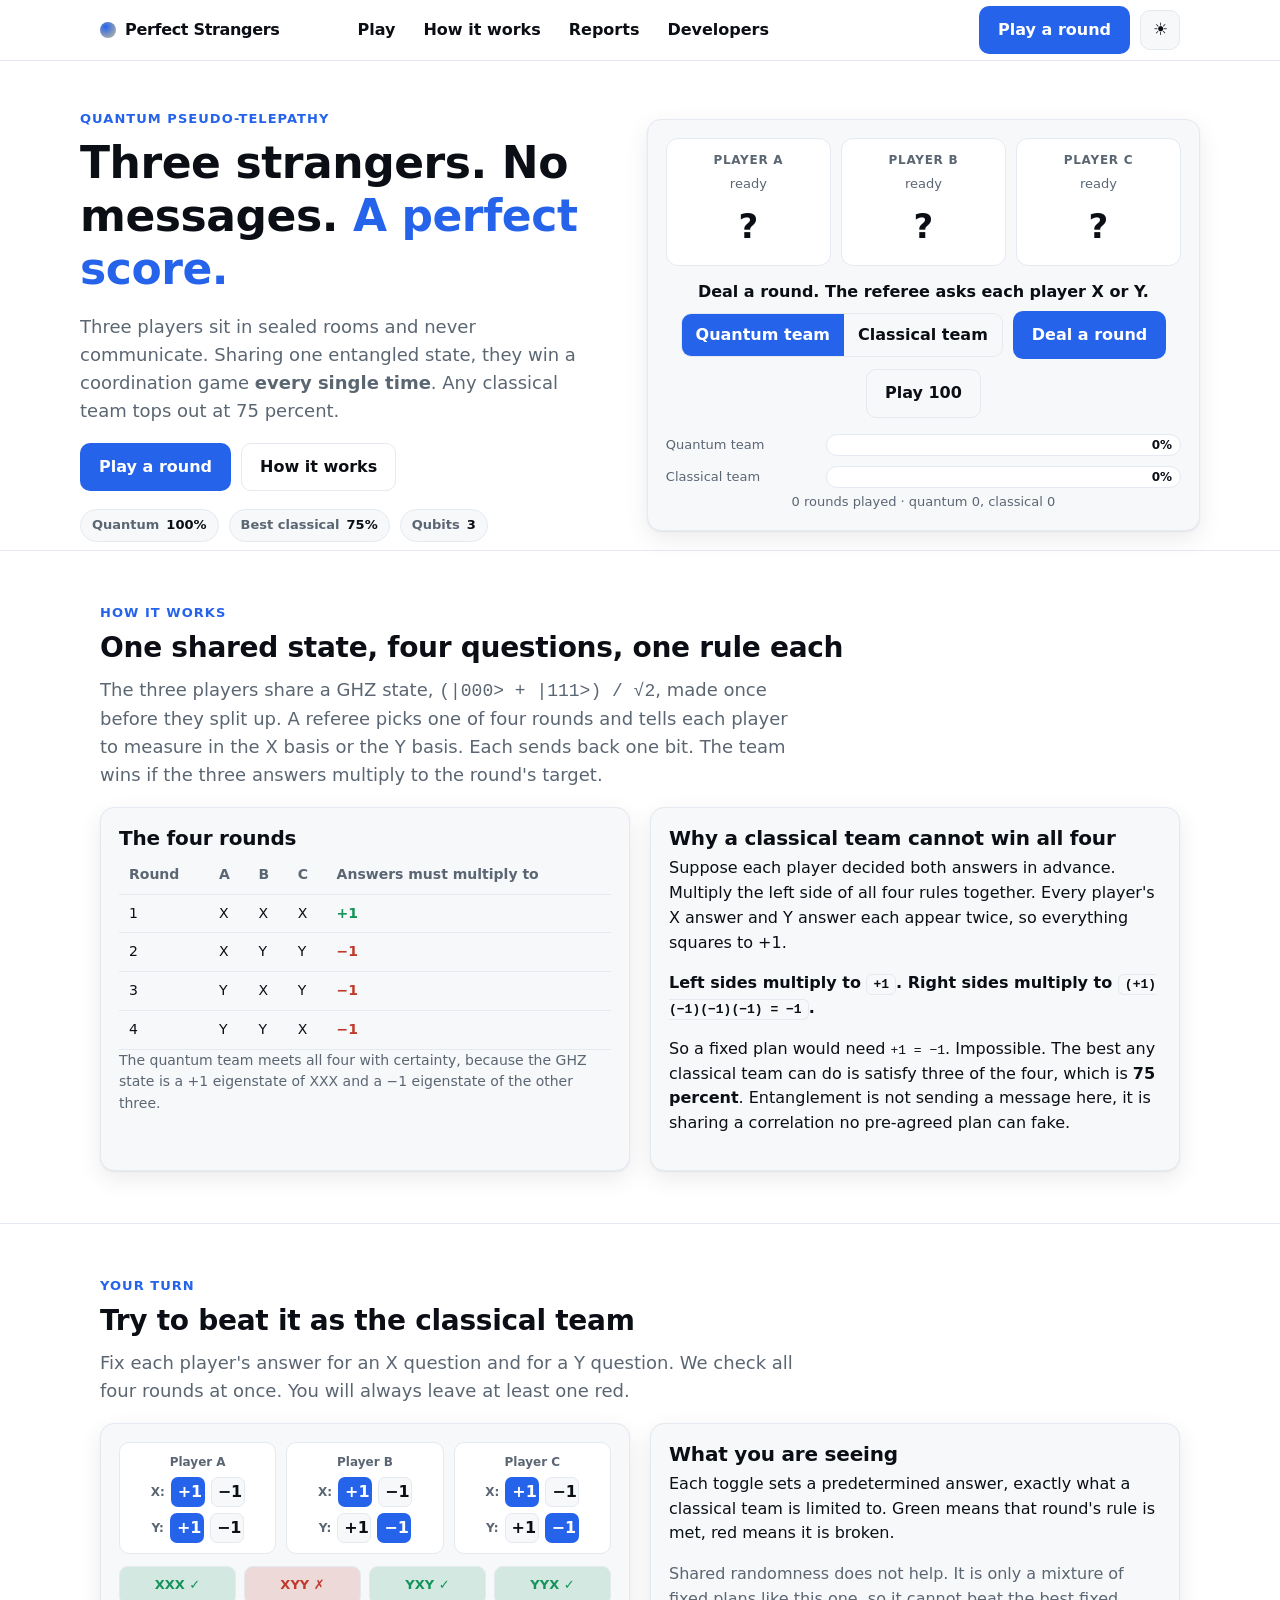
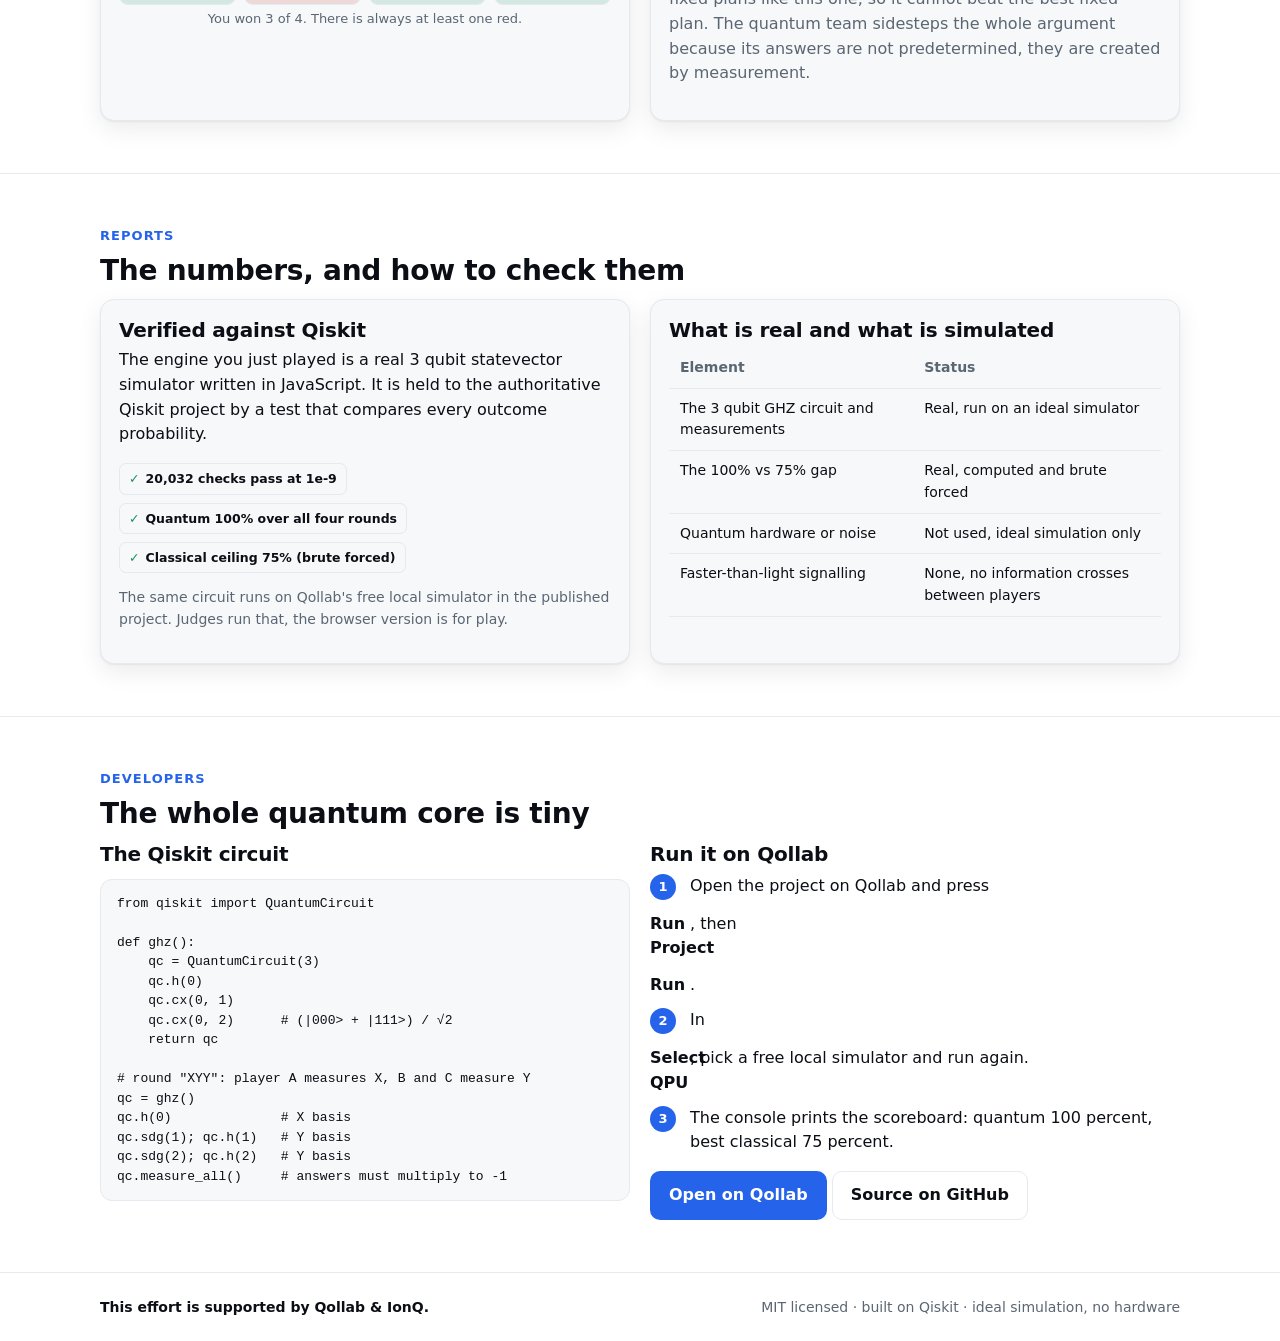
<file: index.html>
<!doctype html>
<html lang="en">
<head>
<meta charset="utf-8">
<meta name="viewport" content="width=device-width, initial-scale=1">
<title>Perfect Strangers: the quantum game no classical team can win</title>
<meta name="description" content="Three players in sealed rooms, no messages, win a game every time with a shared quantum state. A classical team caps at 75 percent. Built on Qiskit, runs on Qollab.">
<meta http-equiv="Content-Security-Policy" content="default-src 'none'; base-uri 'none'; form-action 'none'; object-src 'none'; img-src 'self' data:; font-src 'self' data:; style-src 'self'; connect-src 'none'; script-src 'self' 'sha256-dor01kwqomRXbcfZGjQibiOrd+b1sprHXTLT6jXZyas='">
<script>(function(){try{var t=localStorage.getItem('theme')||(matchMedia('(prefers-color-scheme:dark)').matches?'dark':'light');document.documentElement.setAttribute('data-theme',t);}catch(e){}})();</script>
<link rel="icon" href="data:,">
<link rel="stylesheet" href="style.css">
</head>
<body>
<header class="nav">
  <div class="wrap row">
    <a class="brand" href="#top"><span class="dot" aria-hidden="true"></span>Perfect Strangers</a>
    <ul class="menu">
      <li><button aria-haspopup="true" aria-expanded="false">Play</button>
        <ul class="submenu" role="menu">
          <li><a href="#play">The game<small>Deal rounds, quantum vs classical</small></a></li>
          <li><a href="#beat">Beat it classically<small>Try to win all four, you cannot</small></a></li>
        </ul></li>
      <li><button aria-haspopup="true" aria-expanded="false">How it works</button>
        <ul class="submenu" role="menu">
          <li><a href="#how">The rules<small>GHZ state and the four rounds</small></a></li>
          <li><a href="#contradiction">Why classical loses<small>The parity contradiction</small></a></li>
        </ul></li>
      <li><button aria-haspopup="true" aria-expanded="false">Reports</button>
        <ul class="submenu" role="menu">
          <li><a href="#numbers">The numbers<small>100 percent vs 75 percent</small></a></li>
          <li><a href="#verify">Verification<small>Browser engine matches Qiskit</small></a></li>
          <li><a href="#honesty">What is real<small>Simulated, no hardware</small></a></li>
        </ul></li>
      <li><button aria-haspopup="true" aria-expanded="false">Developers</button>
        <ul class="submenu" role="menu">
          <li><a href="#code">The Qiskit circuit<small>The authoritative engine</small></a></li>
          <li><a href="#run">Run it on Qollab<small>Free local simulator</small></a></li>
        </ul></li>
    </ul>
    <div class="right">
      <a class="btn navcta" href="#play">Play a round</a>
      <button class="toggle" id="themeBtn" aria-label="Toggle theme" aria-pressed="false">◐</button>
    </div>
  </div>
</header>
<main id="top">
<!--SECTIONS-->
<section class="hero wrap" id="play" aria-labelledby="h1">
  <div class="grid">
    <div>
      <p class="eyebrow">Quantum pseudo-telepathy</p>
      <h1 id="h1">Three strangers. No messages. <span class="hl">A perfect score.</span></h1>
      <p class="sub">Three players sit in sealed rooms and never communicate. Sharing one entangled state, they win a coordination game <b>every single time</b>. Any classical team tops out at 75 percent.</p>
      <div class="cta">
        <a class="btn" href="#play">Play a round</a>
        <a class="btn ghost" href="#how">How it works</a>
      </div>
      <div class="cta">
        <span class="pill">Quantum <b id="pQ">100%</b></span>
        <span class="pill">Best classical <b id="pC">75%</b></span>
        <span class="pill">Qubits <b>3</b></span>
      </div>
    </div>
    <div class="card game" id="play-card" aria-live="polite">
      <div class="booths">
        <div class="booth"><div class="who">Player A</div><div class="ask" id="askA">ready</div><div class="ans" id="ansA">?</div></div>
        <div class="booth"><div class="who">Player B</div><div class="ask" id="askB">ready</div><div class="ans" id="ansB">?</div></div>
        <div class="booth"><div class="who">Player C</div><div class="ask" id="askC">ready</div><div class="ans" id="ansC">?</div></div>
      </div>
      <div class="verdict" id="verdict">Deal a round. The referee asks each player X or Y.</div>
      <div class="controls">
        <div class="seg" role="group" aria-label="Which team">
          <button id="teamQ" aria-pressed="true">Quantum team</button>
          <button id="teamC" aria-pressed="false">Classical team</button>
        </div>
        <button class="btn" id="deal">Deal a round</button>
        <button class="btn ghost" id="auto">Play 100</button>
      </div>
      <div class="score">
        <div class="bar"><span class="lab">Quantum team</span><div class="track"><div class="fill q" id="barQ"></div><span class="val" id="valQ">0%</span></div></div>
        <div class="bar"><span class="lab">Classical team</span><div class="track"><div class="fill c" id="barC"></div><span class="val" id="valC">0%</span></div></div>
      </div>
      <div class="rounds" id="roundline">0 rounds played</div>
    </div>
  </div>
</section>
<!--MORE-->
<section class="section" id="how">
  <div class="wrap">
    <p class="eyebrow">How it works</p>
    <h2>One shared state, four questions, one rule each</h2>
    <p class="lead">The three players share a GHZ state, <code>(|000&gt; + |111&gt;) / &radic;2</code>, made once before they split up. A referee picks one of four rounds and tells each player to measure in the X basis or the Y basis. Each sends back one bit. The team wins if the three answers multiply to the round's target.</p>
    <div class="two">
      <div class="card feature">
        <h3>The four rounds</h3>
        <table class="rules" id="rulesTable">
          <thead><tr><th>Round</th><th>A</th><th>B</th><th>C</th><th>Answers must multiply to</th></tr></thead>
          <tbody>
            <tr><td>1</td><td>X</td><td>X</td><td>X</td><td class="r p">+1</td></tr>
            <tr><td>2</td><td>X</td><td>Y</td><td>Y</td><td class="r m">&minus;1</td></tr>
            <tr><td>3</td><td>Y</td><td>X</td><td>Y</td><td class="r m">&minus;1</td></tr>
            <tr><td>4</td><td>Y</td><td>Y</td><td>X</td><td class="r m">&minus;1</td></tr>
          </tbody>
        </table>
        <p class="muted fine">The quantum team meets all four with certainty, because the GHZ state is a +1 eigenstate of XXX and a &minus;1 eigenstate of the other three.</p>
      </div>
      <div class="card feature" id="contradiction">
        <h3>Why a classical team cannot win all four</h3>
        <p>Suppose each player decided both answers in advance. Multiply the left side of all four rules together. Every player's X answer and Y answer each appear twice, so everything squares to +1.</p>
        <p class="contradiction">Left sides multiply to <code>+1</code>. Right sides multiply to <code>(+1)(&minus;1)(&minus;1)(&minus;1) = &minus;1</code>.</p>
        <p>So a fixed plan would need <code>+1 = &minus;1</code>. Impossible. The best any classical team can do is satisfy three of the four, which is <b>75 percent</b>. Entanglement is not sending a message here, it is sharing a correlation no pre-agreed plan can fake.</p>
      </div>
    </div>
  </div>
</section>

<section class="section" id="beat">
  <div class="wrap">
    <p class="eyebrow">Your turn</p>
    <h2>Try to beat it as the classical team</h2>
    <p class="lead">Fix each player's answer for an X question and for a Y question. We check all four rounds at once. You will always leave at least one red.</p>
    <div class="two">
      <div class="card feature">
        <div class="attempt" id="attempt"></div>
        <div class="result-row" id="attemptResult"></div>
        <p class="rounds" id="attemptScore">Set the answers above</p>
      </div>
      <div class="card feature">
        <h3>What you are seeing</h3>
        <p>Each toggle sets a predetermined answer, exactly what a classical team is limited to. Green means that round's rule is met, red means it is broken.</p>
        <p class="muted">Shared randomness does not help. It is only a mixture of fixed plans like this one, so it cannot beat the best fixed plan. The quantum team sidesteps the whole argument because its answers are not predetermined, they are created by measurement.</p>
      </div>
    </div>
  </div>
</section>
<!--MORE2-->
<section class="section" id="numbers">
  <div class="wrap">
    <p class="eyebrow">Reports</p>
    <h2>The numbers, and how to check them</h2>
    <div class="two">
      <div class="card feature">
        <h3 id="verify">Verified against Qiskit</h3>
        <p>The engine you just played is a real 3 qubit statevector simulator written in JavaScript. It is held to the authoritative Qiskit project by a test that compares every outcome probability.</p>
        <div class="badges">
          <span class="badge"><span class="ok">&#10003;</span> 20,032 checks pass at 1e-9</span>
          <span class="badge"><span class="ok">&#10003;</span> Quantum 100% over all four rounds</span>
          <span class="badge"><span class="ok">&#10003;</span> Classical ceiling 75% (brute forced)</span>
        </div>
        <p class="muted fine">The same circuit runs on Qollab's free local simulator in the published project. Judges run that, the browser version is for play.</p>
      </div>
      <div class="card feature" id="honesty">
        <h3>What is real and what is simulated</h3>
        <table class="tbl">
          <tr><th>Element</th><th>Status</th></tr>
          <tr><td>The 3 qubit GHZ circuit and measurements</td><td>Real, run on an ideal simulator</td></tr>
          <tr><td>The 100% vs 75% gap</td><td>Real, computed and brute forced</td></tr>
          <tr><td>Quantum hardware or noise</td><td>Not used, ideal simulation only</td></tr>
          <tr><td>Faster-than-light signalling</td><td>None, no information crosses between players</td></tr>
        </table>
      </div>
    </div>
  </div>
</section>

<section class="section" id="code">
  <div class="wrap">
    <p class="eyebrow">Developers</p>
    <h2>The whole quantum core is tiny</h2>
    <div class="two">
      <div>
        <h3>The Qiskit circuit</h3>
        <pre class="code">from qiskit import QuantumCircuit

def ghz():
    qc = QuantumCircuit(3)
    qc.h(0)
    qc.cx(0, 1)
    qc.cx(0, 2)      # (|000&gt; + |111&gt;) / &radic;2
    return qc

# round "XYY": player A measures X, B and C measure Y
qc = ghz()
qc.h(0)              # X basis
qc.sdg(1); qc.h(1)   # Y basis
qc.sdg(2); qc.h(2)   # Y basis
qc.measure_all()     # answers must multiply to -1</pre>
      </div>
      <div id="run">
        <h3>Run it on Qollab</h3>
        <ol class="steps">
          <li>Open the project on Qollab and press <b>Run Project</b>, then <b>Run</b>.</li>
          <li>In <b>Select QPU</b>, pick a free local simulator and run again.</li>
          <li>The console prints the scoreboard: quantum 100 percent, best classical 75 percent.</li>
        </ol>
        <div class="cta top">
          <a class="btn" id="qollabLink" href="https://qollab.xyz/u/zkasuran/perfect-strangers">Open on Qollab</a>
          <a class="btn ghost" id="repoLink" href="https://github.com/zkasuran/perfect-strangers">Source on GitHub</a>
        </div>
      </div>
    </div>
  </div>
</section>

<footer>
  <div class="wrap fr">
    <span class="support">This effort is supported by Qollab &amp; IonQ.</span>
    <span>MIT licensed &middot; built on Qiskit &middot; ideal simulation, no hardware</span>
  </div>
</footer>



</main>
<script type="module" src="app.js"></script>
</body>
</html>
</file>
<file: style.css>
/* Perfect Strangers. Light and dark are both first class. One accent.
   SPDX-License-Identifier: MIT */

:root[data-theme="light"] {
  --bg: #ffffff; --ink: #0b0e14; --muted: #5b6673; --panel: #f6f8fa;
  --edge: #e5e9f0; --acc: #2563eb; --acc-ink: #ffffff;
  --win: #15935a; --lose: #c0392b; --base: #9aa4b2;
  --shadow: 0 1px 2px rgba(11,14,20,.06), 0 8px 24px rgba(11,14,20,.08);
}
:root[data-theme="dark"] {
  --bg: #0b0e14; --ink: #e6edf3; --muted: #8b98a9; --panel: #141925;
  --edge: #232b3a; --acc: #4a9fe0; --acc-ink: #06121f;
  --win: #37d08a; --lose: #ff6b5e; --base: #5b6673;
  --shadow: 0 1px 2px rgba(0,0,0,.4), 0 10px 30px rgba(0,0,0,.45);
}

* { box-sizing: border-box; }
html { scroll-behavior: smooth; scroll-padding-top: 76px; }
@media (prefers-reduced-motion: reduce) { html { scroll-behavior: auto; } }
body {
  margin: 0; background: var(--bg); color: var(--ink);
  font-family: ui-sans-serif, system-ui, -apple-system, Segoe UI, Roboto, Helvetica, Arial, sans-serif;
  line-height: 1.55; -webkit-font-smoothing: antialiased;
}
h1, h2, h3 { line-height: 1.2; margin: 0 0 .4em; letter-spacing: -.01em; }
h1 { font-size: clamp(30px, 5vw, 44px); }
h2 { font-size: 28px; }
h3 { font-size: 20px; }
p { margin: 0 0 1em; color: var(--ink); }
a { color: var(--acc); text-decoration: none; }
a:hover { text-decoration: underline; }
.muted { color: var(--muted); }
.wrap { max-width: 1120px; margin: 0 auto; padding: 0 20px; }
.section { padding: 52px 0; border-top: 1px solid var(--edge); scroll-margin-top: 76px; }
.eyebrow { font-size: 13px; font-weight: 700; letter-spacing: .08em; text-transform: uppercase; color: var(--acc); margin: 0 0 8px; }
.btn {
  display: inline-flex; align-items: center; gap: 8px; cursor: pointer;
  font: inherit; font-weight: 600; border-radius: 10px; padding: 11px 18px;
  background: var(--acc); color: var(--acc-ink); border: 1px solid transparent;
  transition: transform .15s ease, filter .15s ease;
}
.btn:hover { filter: brightness(1.05); text-decoration: none; }
.btn:active { transform: translateY(1px); }
.btn.ghost { background: transparent; color: var(--ink); border-color: var(--edge); }
.btn:focus-visible, a:focus-visible, button:focus-visible { outline: 2px solid var(--acc); outline-offset: 2px; }
.card { background: var(--panel); border: 1px solid var(--edge); border-radius: 14px; box-shadow: var(--shadow); }

/* header + category nav with hover submenus */
header.nav {
  position: sticky; top: 0; z-index: 50; background: var(--bg);
  border-bottom: 1px solid var(--edge);
}
.nav .row { display: flex; align-items: center; gap: 18px; height: 60px; }
.brand { display: flex; align-items: center; gap: 9px; font-weight: 800; letter-spacing: -.02em; color: var(--ink); }
.brand .dot { width: 16px; height: 16px; border-radius: 50%;
  background: radial-gradient(circle at 35% 30%, var(--acc), transparent 70%), var(--base); }
.menu { display: flex; gap: 4px; margin-left: 8px; }
.menu > li { position: relative; list-style: none; }
.menu > li > button {
  font: inherit; font-weight: 600; color: var(--ink); background: none; border: 0;
  padding: 10px 12px; border-radius: 8px; cursor: pointer;
}
.menu > li:hover > button, .menu > li.open > button { background: var(--panel); }
.submenu {
  position: absolute; top: 100%; left: 0; min-width: 230px; margin: 0; padding: 8px;
  list-style: none; background: var(--bg); border: 1px solid var(--edge);
  border-radius: 12px; box-shadow: var(--shadow);
  opacity: 0; visibility: hidden; transform: translateY(-4px);
  transition: opacity .15s ease, transform .15s ease, visibility .15s;
}
.menu > li:hover .submenu, .menu > li.open .submenu { opacity: 1; visibility: visible; transform: translateY(0); }
.submenu a { display: block; padding: 8px 10px; border-radius: 8px; color: var(--ink); }
.submenu a:hover { background: var(--panel); text-decoration: none; }
.submenu a small { display: block; color: var(--muted); font-size: 12.5px; }
.nav .right { margin-left: auto; display: flex; align-items: center; gap: 10px; }
.toggle { width: 40px; height: 40px; border-radius: 10px; border: 1px solid var(--edge);
  background: var(--panel); color: var(--ink); cursor: pointer; font-size: 17px; }
.navcta { display: none; }
@media (min-width: 760px) { .navcta { display: inline-flex; } }
@media (max-width: 759px) { .menu { display: none; } }

/* hero */
.hero { padding: 48px 0 8px; }
.hero .grid { display: grid; grid-template-columns: 1fr; gap: 28px; align-items: center; }
@media (min-width: 940px) { .hero .grid { grid-template-columns: minmax(0,1fr) minmax(0,1.05fr); gap: 40px; } }
.hero h1 .hl { color: var(--acc); }
.hero .sub { font-size: 18px; color: var(--muted); max-width: 46ch; }
.hero .cta { display: flex; flex-wrap: wrap; gap: 10px; margin-top: 18px; }
.pill { display: inline-flex; align-items: center; gap: 7px; font-size: 13px; font-weight: 600;
  color: var(--muted); background: var(--panel); border: 1px solid var(--edge);
  border-radius: 999px; padding: 5px 11px; }
.pill b { color: var(--ink); }

/* the game widget */
.game { padding: 18px; }
.booths { display: grid; grid-template-columns: repeat(3, 1fr); gap: 10px; }
.booth { background: var(--bg); border: 1px solid var(--edge); border-radius: 12px; padding: 12px 10px; text-align: center; }
.booth .who { font-size: 12px; font-weight: 700; color: var(--muted); text-transform: uppercase; letter-spacing: .06em; }
.booth .ask { font-size: 13px; color: var(--muted); margin-top: 4px; min-height: 18px; }
.booth .ans { font-size: 34px; font-weight: 800; margin-top: 6px; font-variant-numeric: tabular-nums; }
.ans.p { color: var(--win); } .ans.m { color: var(--lose); }
.verdict { text-align: center; font-weight: 700; margin: 14px 0 6px; min-height: 24px; }
.verdict.win { color: var(--win); } .verdict.lose { color: var(--lose); }
.controls { display: flex; flex-wrap: wrap; gap: 10px; align-items: center; justify-content: center; margin-top: 6px; }
.seg { display: inline-flex; border: 1px solid var(--edge); border-radius: 10px; overflow: hidden; }
.seg button { font: inherit; font-weight: 600; padding: 9px 14px; border: 0; background: var(--panel); color: var(--ink); cursor: pointer; }
.seg button[aria-pressed="true"] { background: var(--acc); color: var(--acc-ink); }

/* scoreboard bars (dataviz: accent highlights the hero series, neutral baseline, direct labels) */
.score { margin-top: 16px; display: grid; gap: 10px; }
.bar { display: grid; grid-template-columns: 150px 1fr; gap: 10px; align-items: center; }
.bar .lab { font-size: 13px; color: var(--muted); }
.bar .track { background: var(--bg); border: 1px solid var(--edge); border-radius: 999px; height: 22px; position: relative; overflow: hidden; }
.bar .fill { height: 100%; border-radius: 999px; width: 0; transition: width .5s ease; }
.bar .fill.q { background: var(--acc); } .bar .fill.c { background: var(--base); }
.bar .val { position: absolute; right: 8px; top: 50%; transform: translateY(-50%); font-size: 12px; font-weight: 700; color: var(--ink); font-variant-numeric: tabular-nums; }
.rounds { text-align: center; color: var(--muted); font-size: 13px; margin-top: 4px; }

/* generic two column + feature cards */
.two { display: grid; grid-template-columns: 1fr; gap: 20px; }
@media (min-width: 860px) { .two { grid-template-columns: 1fr 1fr; } }
.lead { font-size: 18px; color: var(--muted); max-width: 62ch; }
.feature { padding: 18px; }
.feature h3 { margin-bottom: .3em; }
.steps { display: grid; gap: 10px; counter-reset: s; padding: 0; margin: 0; list-style: none; }
.steps li { display: grid; grid-template-columns: 28px 1fr; gap: 12px; align-items: start; }
.steps li::before { counter-increment: s; content: counter(s); display: grid; place-items: center;
  width: 26px; height: 26px; border-radius: 50%; background: var(--acc); color: var(--acc-ink); font-weight: 700; font-size: 13px; }

/* the parity contradiction grid (how it works) */
.rules { width: 100%; border-collapse: collapse; font-variant-numeric: tabular-nums; }
.rules th, .rules td { padding: 8px 10px; text-align: left; border-bottom: 1px solid var(--edge); font-size: 14px; }
.rules th { color: var(--muted); font-weight: 600; }
.rules .r { font-weight: 700; }
.rules .r.p { color: var(--win); } .rules .r.m { color: var(--lose); }
.contradiction { margin-top: 10px; font-weight: 600; }
.contradiction code { background: var(--panel); border: 1px solid var(--edge); border-radius: 6px; padding: 2px 6px; }

/* classical attempt: six toggles */
.attempt { display: grid; grid-template-columns: repeat(3, 1fr); gap: 10px; }
.attempt .p { background: var(--bg); border: 1px solid var(--edge); border-radius: 10px; padding: 10px; text-align: center; }
.attempt .p .who { font-size: 12px; font-weight: 700; color: var(--muted); }
.attempt .p .set { display: flex; gap: 6px; justify-content: center; margin-top: 6px; }
.attempt .p .set button { font: inherit; font-weight: 700; width: 34px; height: 30px; border-radius: 7px; border: 1px solid var(--edge); background: var(--panel); color: var(--ink); cursor: pointer; }
.attempt .p .set button[aria-pressed="true"] { background: var(--acc); color: var(--acc-ink); border-color: transparent; }
.result-row { display: grid; grid-template-columns: repeat(4, 1fr); gap: 8px; margin-top: 12px; }
.chip { text-align: center; border-radius: 9px; padding: 8px 6px; font-weight: 700; font-size: 13px; border: 1px solid var(--edge); }
.chip.win { background: color-mix(in srgb, var(--win) 16%, transparent); color: var(--win); }
.chip.lose { background: color-mix(in srgb, var(--lose) 16%, transparent); color: var(--lose); }

/* tables, badges, code, footer */
.tbl { width: 100%; border-collapse: collapse; }
.tbl th, .tbl td { padding: 9px 11px; text-align: left; border-bottom: 1px solid var(--edge); font-size: 14px; vertical-align: top; }
.tbl th { color: var(--muted); font-weight: 600; }
.badges { display: flex; flex-wrap: wrap; gap: 8px; margin: 14px 0; }
.badge { display: inline-flex; align-items: center; gap: 6px; font-size: 12.5px; font-weight: 600;
  background: var(--panel); border: 1px solid var(--edge); border-radius: 7px; padding: 5px 9px; color: var(--ink); }
.badge .ok { color: var(--win); }
pre.code { background: var(--panel); border: 1px solid var(--edge); border-radius: 12px; padding: 14px 16px; overflow: auto; font-size: 13px; line-height: 1.5; }
pre.code { font-family: ui-monospace, SFMono-Regular, Menlo, Consolas, monospace; color: var(--ink); }
footer { border-top: 1px solid var(--edge); padding: 24px 0; color: var(--muted); font-size: 14px; }
footer .fr { display: flex; flex-wrap: wrap; gap: 10px 24px; align-items: center; justify-content: space-between; }
.support { font-weight: 600; color: var(--ink); }
.vh { position: absolute; width: 1px; height: 1px; overflow: hidden; clip: rect(0 0 0 0); }
.fine { font-size: 14px; }
.cta.top { margin-top: 16px; }
.set .who { align-self: center; }
</file>
